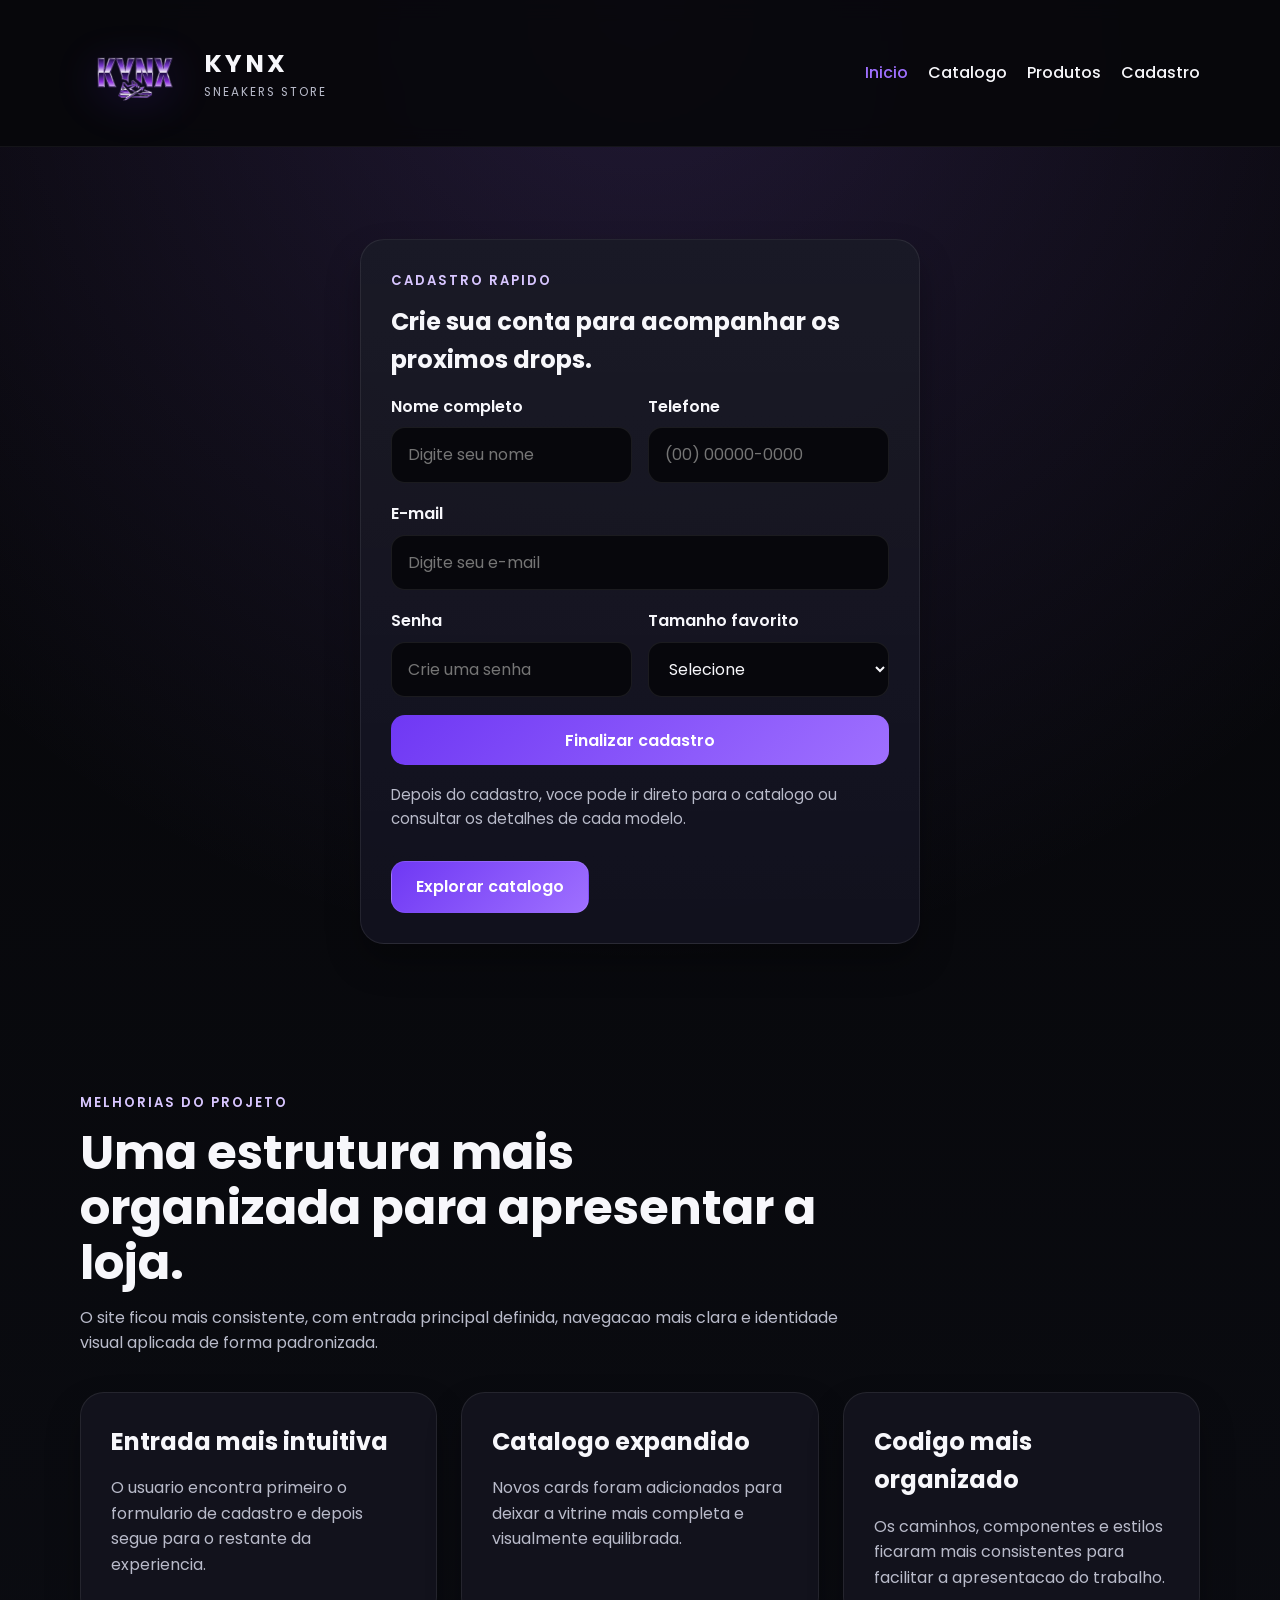
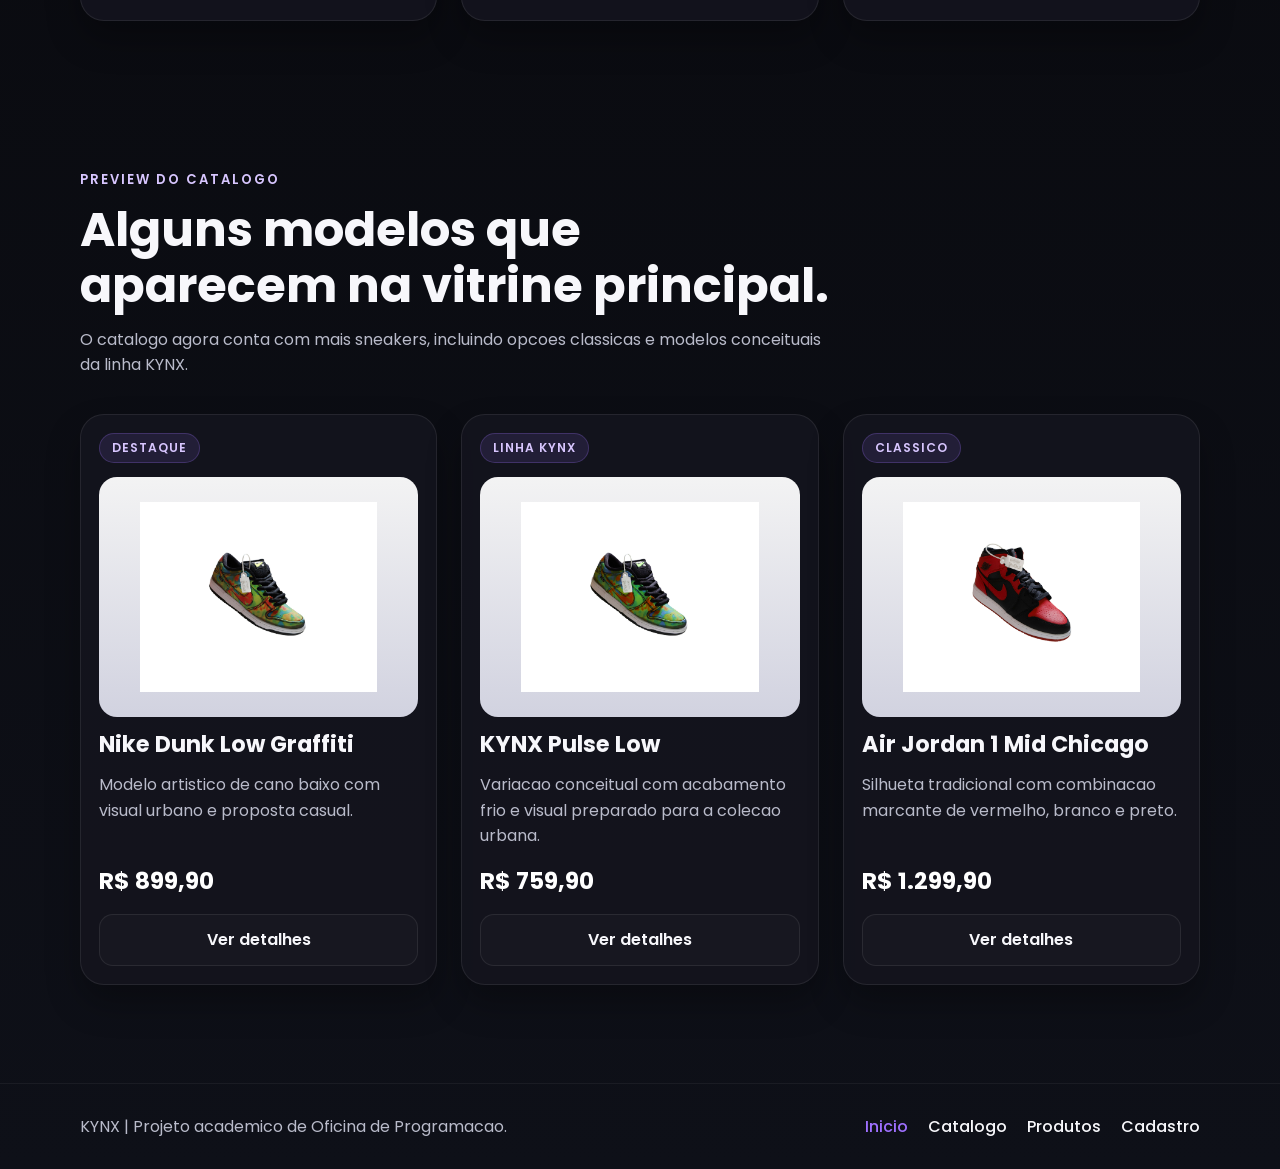
<file: Projeto Oficina de Programação/Loja Virtual Sneakers/index.html>
<!DOCTYPE html>
<html lang="pt-BR">
<head>
    <meta charset="UTF-8">
    <meta name="viewport" content="width=device-width, initial-scale=1.0">
    <meta http-equiv="refresh" content="0; url=indexx.html">
    <title>KYNX | Inicio</title>
    <script>
        window.location.replace("indexx.html");
    </script>
</head>
<body>
    <main>
        <p><a href="indexx.html">Abrir pagina inicial</a></p>
    </main>
</body>
</html>
</file>
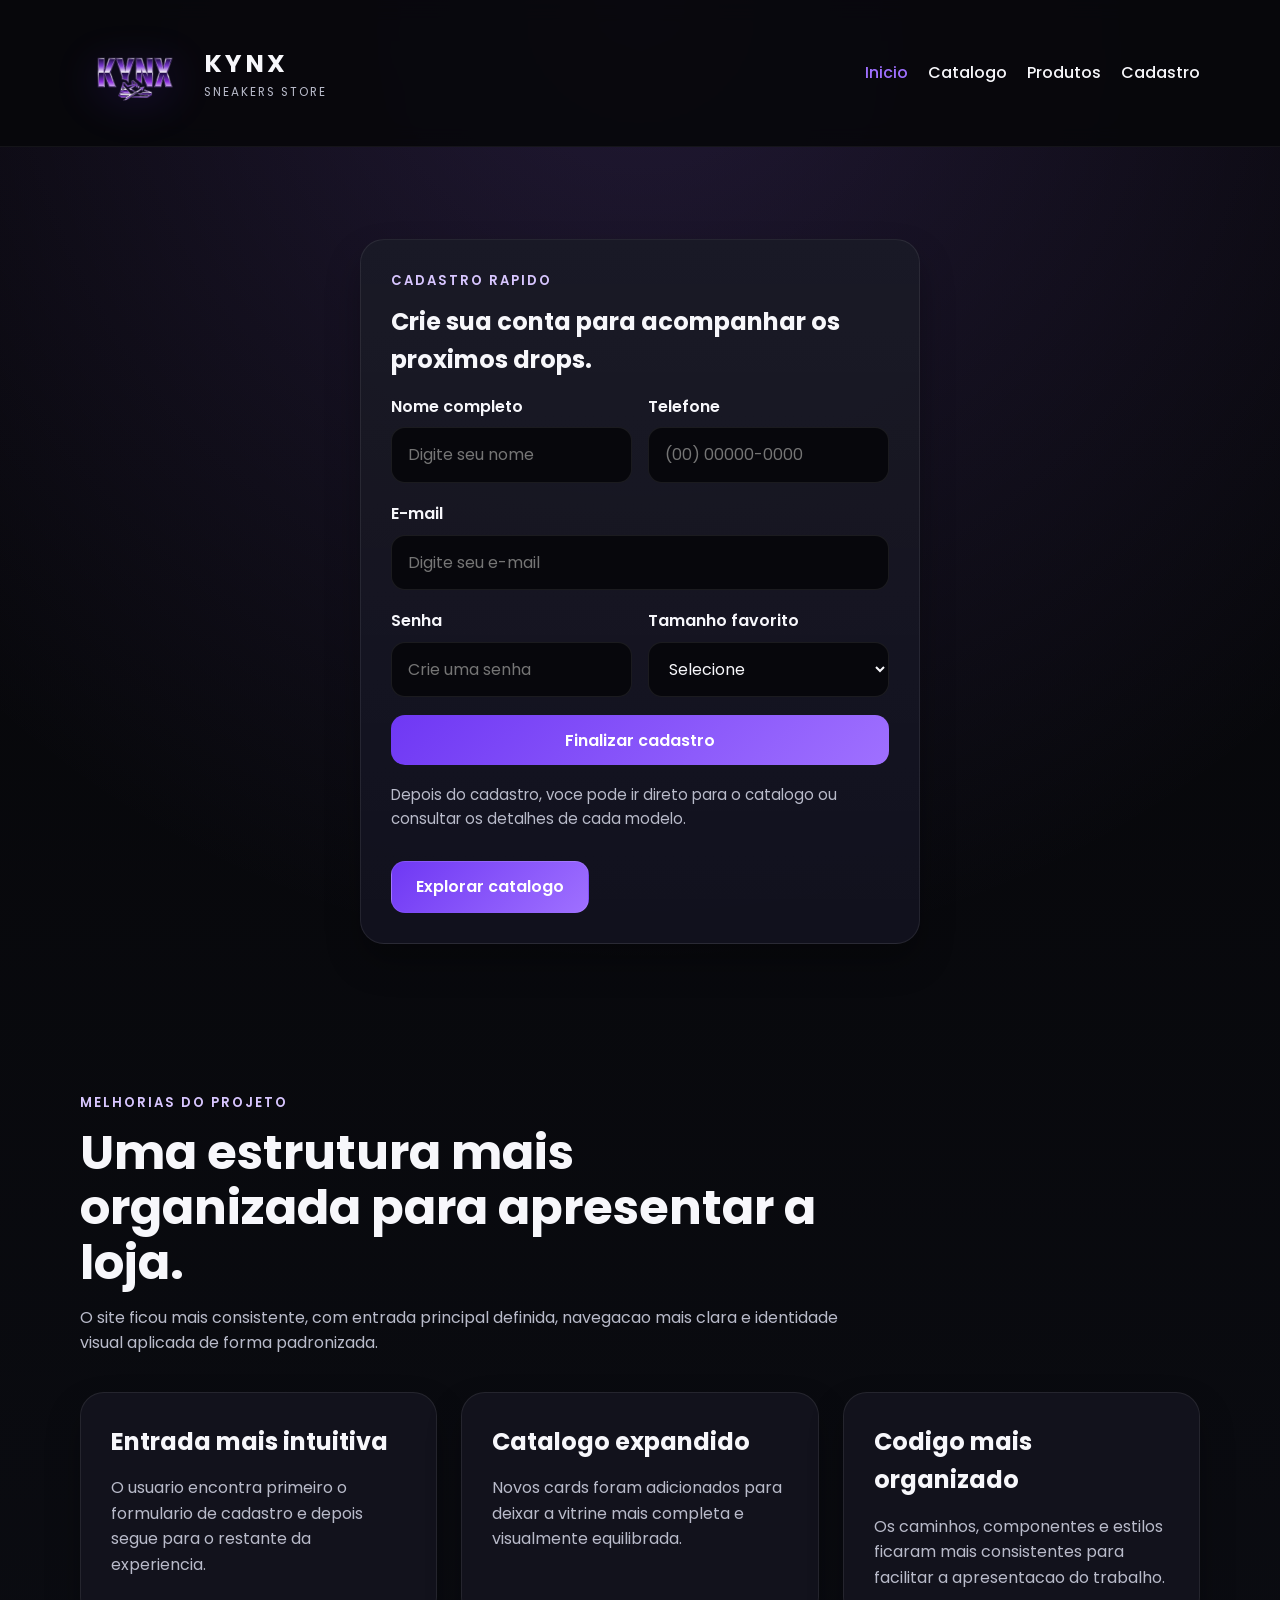
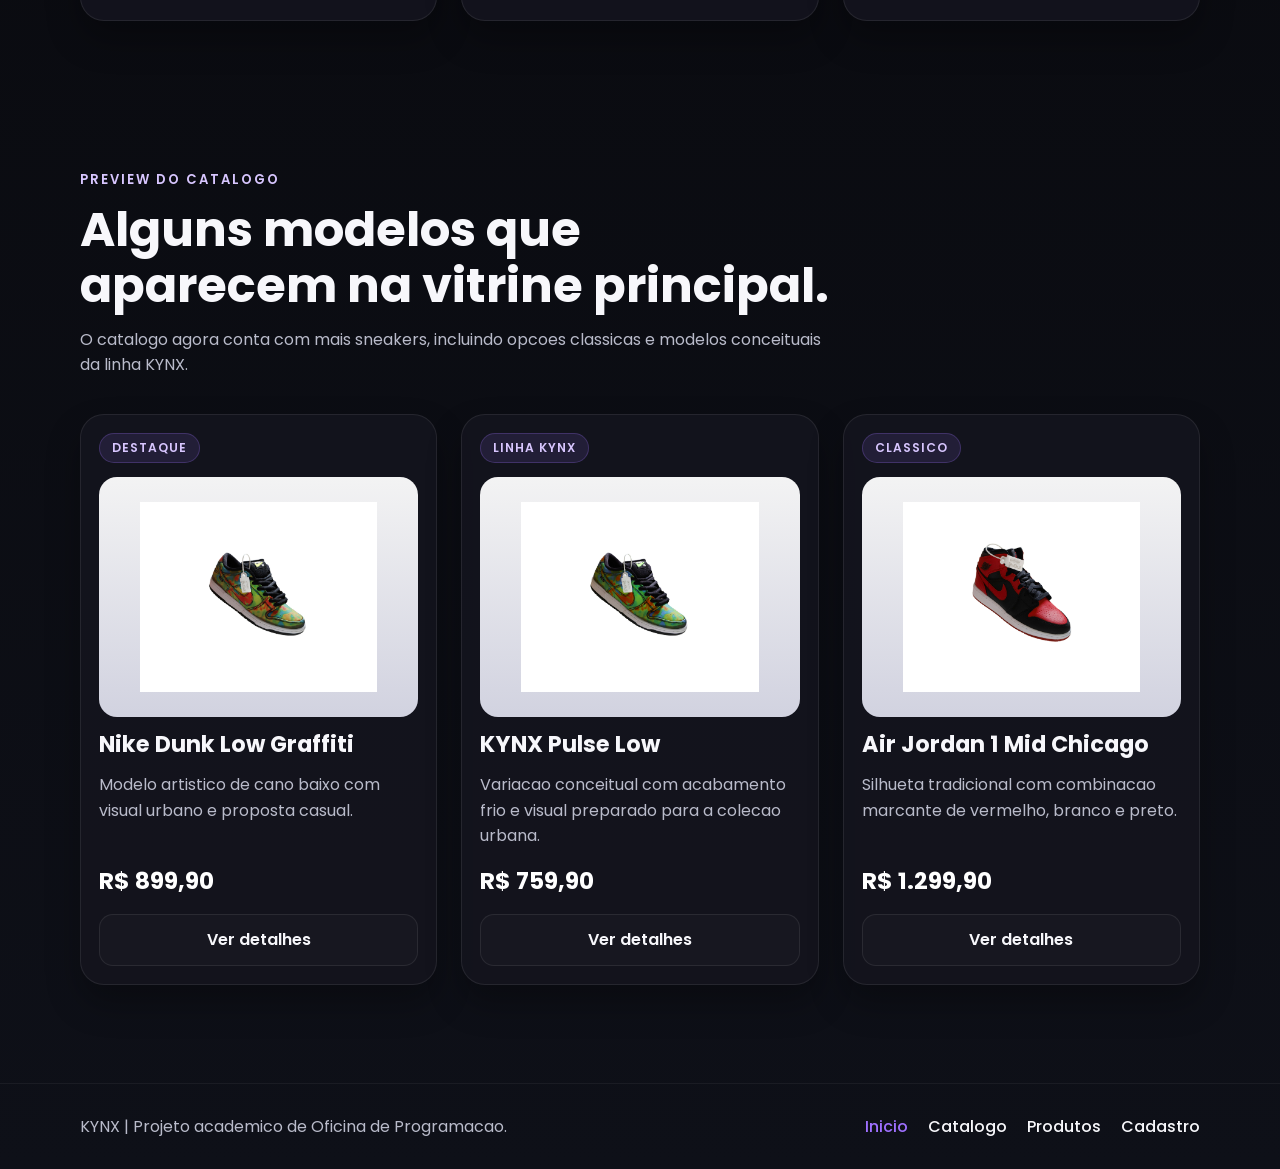
<file: Projeto Oficina de Programação/Loja Virtual Sneakers/indexx.html>
<!DOCTYPE html>
<html lang="pt-BR">
<head>
    <meta charset="UTF-8">
    <meta name="viewport" content="width=device-width, initial-scale=1.0">
    <title>KYNX | Inicio</title>
    <link rel="preconnect" href="https://fonts.googleapis.com">
    <link rel="preconnect" href="https://fonts.gstatic.com" crossorigin>
    <link href="https://fonts.googleapis.com/css2?family=Poppins:wght@300;400;500;600;700&display=swap" rel="stylesheet">
    <link rel="stylesheet" href="../CSS/style.css">
</head>
<body>
    <header class="site-header">
        <div class="container topbar">
            <a href="indexx.html" class="brand" aria-label="KYNX pagina inicial">
                <img src="../Images/logo.png" alt="Logo KYNX">
                <div class="brand-text">
                    <span class="brand-title">KYNX</span>
                    <span class="brand-subtitle">Sneakers Store</span>
                </div>
            </a>

            <nav aria-label="Navegacao principal" class="site-nav">
                <a href="indexx.html" aria-current="page">Inicio</a>
                <a href="../Pages/catalogo.html">Catalogo</a>
                <a href="../Pages/produto.html">Produtos</a>
                <a href="../Pages/cadastro.html">Cadastro</a>
            </nav>
        </div>
    </header>

    <main>
        <section class="hero">
            <div class="container hero-grid hero-grid-single">
                <section class="form-card highlight-card" id="cadastro-rapido">
                    <p class="eyebrow">Cadastro rapido</p>
                    <h2>Crie sua conta para acompanhar os proximos drops.</h2>

                    <form action="#" method="post">
                        <div class="form-row">
                            <div class="form-group">
                                <label for="nome-inicio">Nome completo</label>
                                <input type="text" id="nome-inicio" name="nome" placeholder="Digite seu nome" required>
                            </div>

                            <div class="form-group">
                                <label for="telefone-inicio">Telefone</label>
                                <input type="tel" id="telefone-inicio" name="telefone" placeholder="(00) 00000-0000" required>
                            </div>
                        </div>

                        <div class="form-group">
                            <label for="email-inicio">E-mail</label>
                            <input type="email" id="email-inicio" name="email" placeholder="Digite seu e-mail" required>
                        </div>

                        <div class="form-row">
                            <div class="form-group">
                                <label for="senha-inicio">Senha</label>
                                <input type="password" id="senha-inicio" name="senha" placeholder="Crie uma senha" required>
                            </div>

                            <div class="form-group">
                                <label for="tamanho-inicio">Tamanho favorito</label>
                                <select id="tamanho-inicio" name="tamanho" required>
                                    <option value="">Selecione</option>
                                    <option value="37">37</option>
                                    <option value="38">38</option>
                                    <option value="39">39</option>
                                    <option value="40">40</option>
                                    <option value="41">41</option>
                                    <option value="42">42</option>
                                </select>
                            </div>
                        </div>

                        <button type="submit" class="btn form-button">Finalizar cadastro</button>
                    </form>

                    <p class="form-helper">
                        Depois do cadastro, voce pode ir direto para o catalogo ou consultar os detalhes de cada modelo.
                    </p>

                    <div class="hero-actions">
                        <a href="../Pages/catalogo.html" class="btn btn-secondary">Explorar catalogo</a>
                    </div>
                </section>
            </div>
        </section>

        <section class="benefits">
            <div class="container">
                <div class="section-heading">
                    <p class="eyebrow">Melhorias do projeto</p>
                    <h2>Uma estrutura mais organizada para apresentar a loja.</h2>
                    <p>
                        O site ficou mais consistente, com entrada principal definida, navegacao mais clara e identidade visual
                        aplicada de forma padronizada.
                    </p>
                </div>

                <div class="benefits-grid">
                    <article class="info-card">
                        <h2>Entrada mais intuitiva</h2>
                        <p>O usuario encontra primeiro o formulario de cadastro e depois segue para o restante da experiencia.</p>
                    </article>

                    <article class="info-card">
                        <h2>Catalogo expandido</h2>
                        <p>Novos cards foram adicionados para deixar a vitrine mais completa e visualmente equilibrada.</p>
                    </article>

                    <article class="info-card">
                        <h2>Codigo mais organizado</h2>
                        <p>Os caminhos, componentes e estilos ficaram mais consistentes para facilitar a apresentacao do trabalho.</p>
                    </article>
                </div>
            </div>
        </section>

        <section class="produtos">
            <div class="container">
                <div class="section-heading">
                    <p class="eyebrow">Preview do catalogo</p>
                    <h2>Alguns modelos que aparecem na vitrine principal.</h2>
                    <p>O catalogo agora conta com mais sneakers, incluindo opcoes classicas e modelos conceituais da linha KYNX.</p>
                </div>

                <div class="grid-produtos">
                    <article class="card">
                        <span class="card-badge">Destaque</span>
                        <div class="card-media">
                            <img src="../Images/dunk.png" alt="Nike Dunk Low Graffiti" class="tone-original">
                        </div>
                        <h3>Nike Dunk Low Graffiti</h3>
                        <p class="card-description">Modelo artistico de cano baixo com visual urbano e proposta casual.</p>
                        <p class="card-price">R$ 899,90</p>
                        <a href="../Pages/produto.html#dunk" class="card-link">Ver detalhes</a>
                    </article>

                    <article class="card">
                        <span class="card-badge">Linha KYNX</span>
                        <div class="card-media">
                            <img src="../Images/dunk.png" alt="KYNX Pulse Low" class="tone-cool">
                        </div>
                        <h3>KYNX Pulse Low</h3>
                        <p class="card-description">Variacao conceitual com acabamento frio e visual preparado para a colecao urbana.</p>
                        <p class="card-price">R$ 759,90</p>
                        <a href="../Pages/produto.html#pulse" class="card-link">Ver detalhes</a>
                    </article>

                    <article class="card">
                        <span class="card-badge">Classico</span>
                        <div class="card-media">
                            <img src="../Images/jordan.png" alt="Air Jordan 1 Mid Chicago" class="tone-original">
                        </div>
                        <h3>Air Jordan 1 Mid Chicago</h3>
                        <p class="card-description">Silhueta tradicional com combinacao marcante de vermelho, branco e preto.</p>
                        <p class="card-price">R$ 1.299,90</p>
                        <a href="../Pages/produto.html#jordan" class="card-link">Ver detalhes</a>
                    </article>
                </div>
            </div>
        </section>
    </main>

    <footer class="site-footer">
        <div class="container footer-content">
            <p>KYNX | Projeto academico de Oficina de Programacao.</p>

            <nav aria-label="Links do rodape" class="footer-nav">
                <a href="indexx.html" aria-current="page">Inicio</a>
                <a href="../Pages/catalogo.html">Catalogo</a>
                <a href="../Pages/produto.html">Produtos</a>
                <a href="../Pages/cadastro.html">Cadastro</a>
            </nav>
        </div>
    </footer>
</body>
</html>
</file>
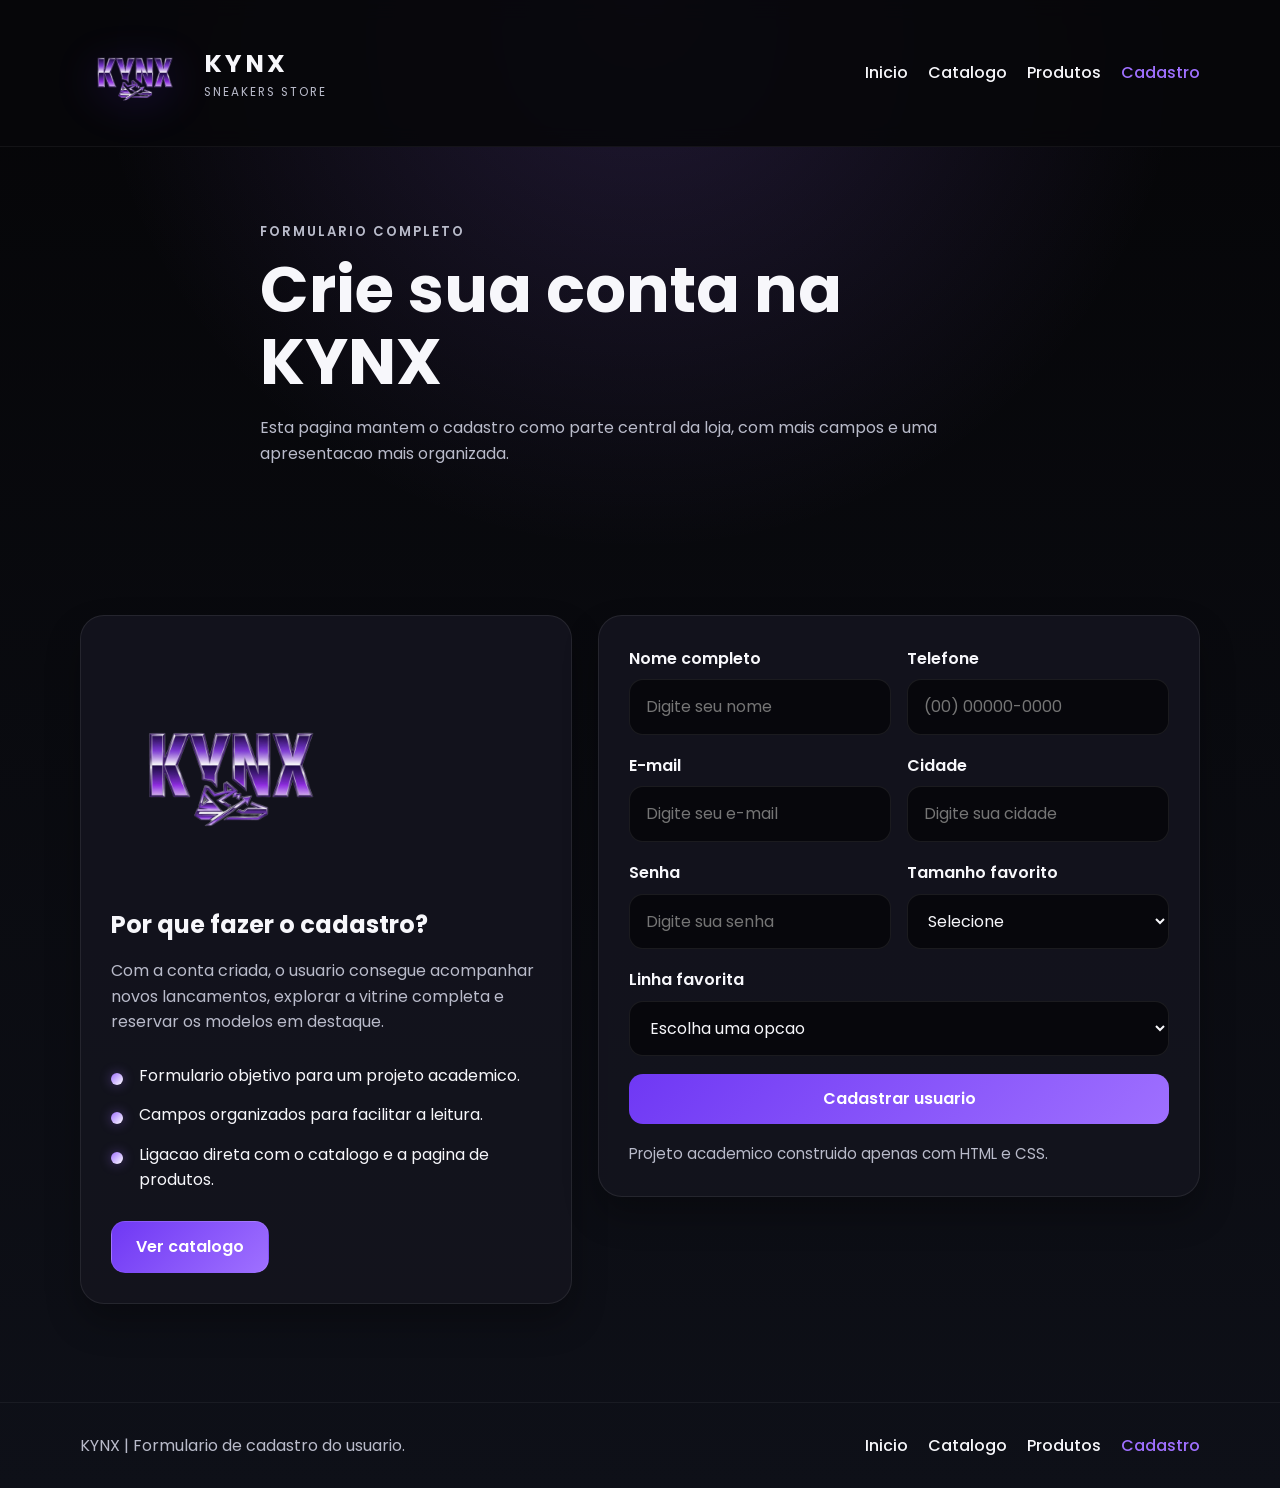
<file: Projeto Oficina de Programação/Pages/cadastro.html>
<!DOCTYPE html>
<html lang="pt-BR">
<head>
    <meta charset="UTF-8">
    <meta name="viewport" content="width=device-width, initial-scale=1.0">
    <title>KYNX | Cadastro</title>
    <link rel="preconnect" href="https://fonts.googleapis.com">
    <link rel="preconnect" href="https://fonts.gstatic.com" crossorigin>
    <link href="https://fonts.googleapis.com/css2?family=Poppins:wght@300;400;500;600;700&display=swap" rel="stylesheet">
    <link rel="stylesheet" href="../CSS/style.css">
</head>
<body>
    <header class="site-header">
        <div class="container topbar">
            <a href="../Loja Virtual Sneakers/indexx.html" class="brand" aria-label="KYNX pagina inicial">
                <img src="../Images/logo.png" alt="Logo KYNX">
                <div class="brand-text">
                    <span class="brand-title">KYNX</span>
                    <span class="brand-subtitle">Sneakers Store</span>
                </div>
            </a>

            <nav aria-label="Navegacao principal" class="site-nav">
                <a href="../Loja Virtual Sneakers/indexx.html">Inicio</a>
                <a href="catalogo.html">Catalogo</a>
                <a href="produto.html">Produtos</a>
                <a href="cadastro.html" aria-current="page">Cadastro</a>
            </nav>
        </div>
    </header>

    <main>
        <section class="page-banner">
            <div class="container">
                <p class="eyebrow">Formulario completo</p>
                <h1>Crie sua conta na KYNX</h1>
                <p>Esta pagina mantem o cadastro como parte central da loja, com mais campos e uma apresentacao mais organizada.</p>
            </div>
        </section>

        <section class="form-section">
            <div class="container form-layout">
                <article class="info-card">
                    <img src="../Images/logo.png" alt="Logo KYNX" class="info-logo">
                    <h2>Por que fazer o cadastro?</h2>
                    <p>Com a conta criada, o usuario consegue acompanhar novos lancamentos, explorar a vitrine completa e reservar os modelos em destaque.</p>

                    <ul class="feature-list">
                        <li>Formulario objetivo para um projeto academico.</li>
                        <li>Campos organizados para facilitar a leitura.</li>
                        <li>Ligacao direta com o catalogo e a pagina de produtos.</li>
                    </ul>

                    <a href="catalogo.html" class="btn btn-secondary">Ver catalogo</a>
                </article>

                <form class="form-card" action="#" method="post">
                    <div class="form-row">
                        <div class="form-group">
                            <label for="nome">Nome completo</label>
                            <input type="text" id="nome" name="nome" placeholder="Digite seu nome" required>
                        </div>

                        <div class="form-group">
                            <label for="telefone">Telefone</label>
                            <input type="tel" id="telefone" name="telefone" placeholder="(00) 00000-0000" required>
                        </div>
                    </div>

                    <div class="form-row">
                        <div class="form-group">
                            <label for="email">E-mail</label>
                            <input type="email" id="email" name="email" placeholder="Digite seu e-mail" required>
                        </div>

                        <div class="form-group">
                            <label for="cidade">Cidade</label>
                            <input type="text" id="cidade" name="cidade" placeholder="Digite sua cidade" required>
                        </div>
                    </div>

                    <div class="form-row">
                        <div class="form-group">
                            <label for="senha">Senha</label>
                            <input type="password" id="senha" name="senha" placeholder="Digite sua senha" required>
                        </div>

                        <div class="form-group">
                            <label for="tamanho">Tamanho favorito</label>
                            <select id="tamanho" name="tamanho" required>
                                <option value="">Selecione</option>
                                <option value="37">37</option>
                                <option value="38">38</option>
                                <option value="39">39</option>
                                <option value="40">40</option>
                                <option value="41">41</option>
                                <option value="42">42</option>
                            </select>
                        </div>
                    </div>

                    <div class="form-group">
                        <label for="preferencia">Linha favorita</label>
                        <select id="preferencia" name="preferencia" required>
                            <option value="">Escolha uma opcao</option>
                            <option value="classicos">Classicos</option>
                            <option value="streetwear">Streetwear</option>
                            <option value="lancamentos">Lancamentos</option>
                            <option value="conceituais">Linha KYNX</option>
                        </select>
                    </div>

                    <button type="submit" class="btn form-button">Cadastrar usuario</button>
                    <p class="form-helper">Projeto academico construido apenas com HTML e CSS.</p>
                </form>
            </div>
        </section>
    </main>

    <footer class="site-footer">
        <div class="container footer-content">
            <p>KYNX | Formulario de cadastro do usuario.</p>

            <nav aria-label="Links do rodape" class="footer-nav">
                <a href="../Loja Virtual Sneakers/indexx.html">Inicio</a>
                <a href="catalogo.html">Catalogo</a>
                <a href="produto.html">Produtos</a>
                <a href="cadastro.html" aria-current="page">Cadastro</a>
            </nav>
        </div>
    </footer>
</body>
</html>
</file>
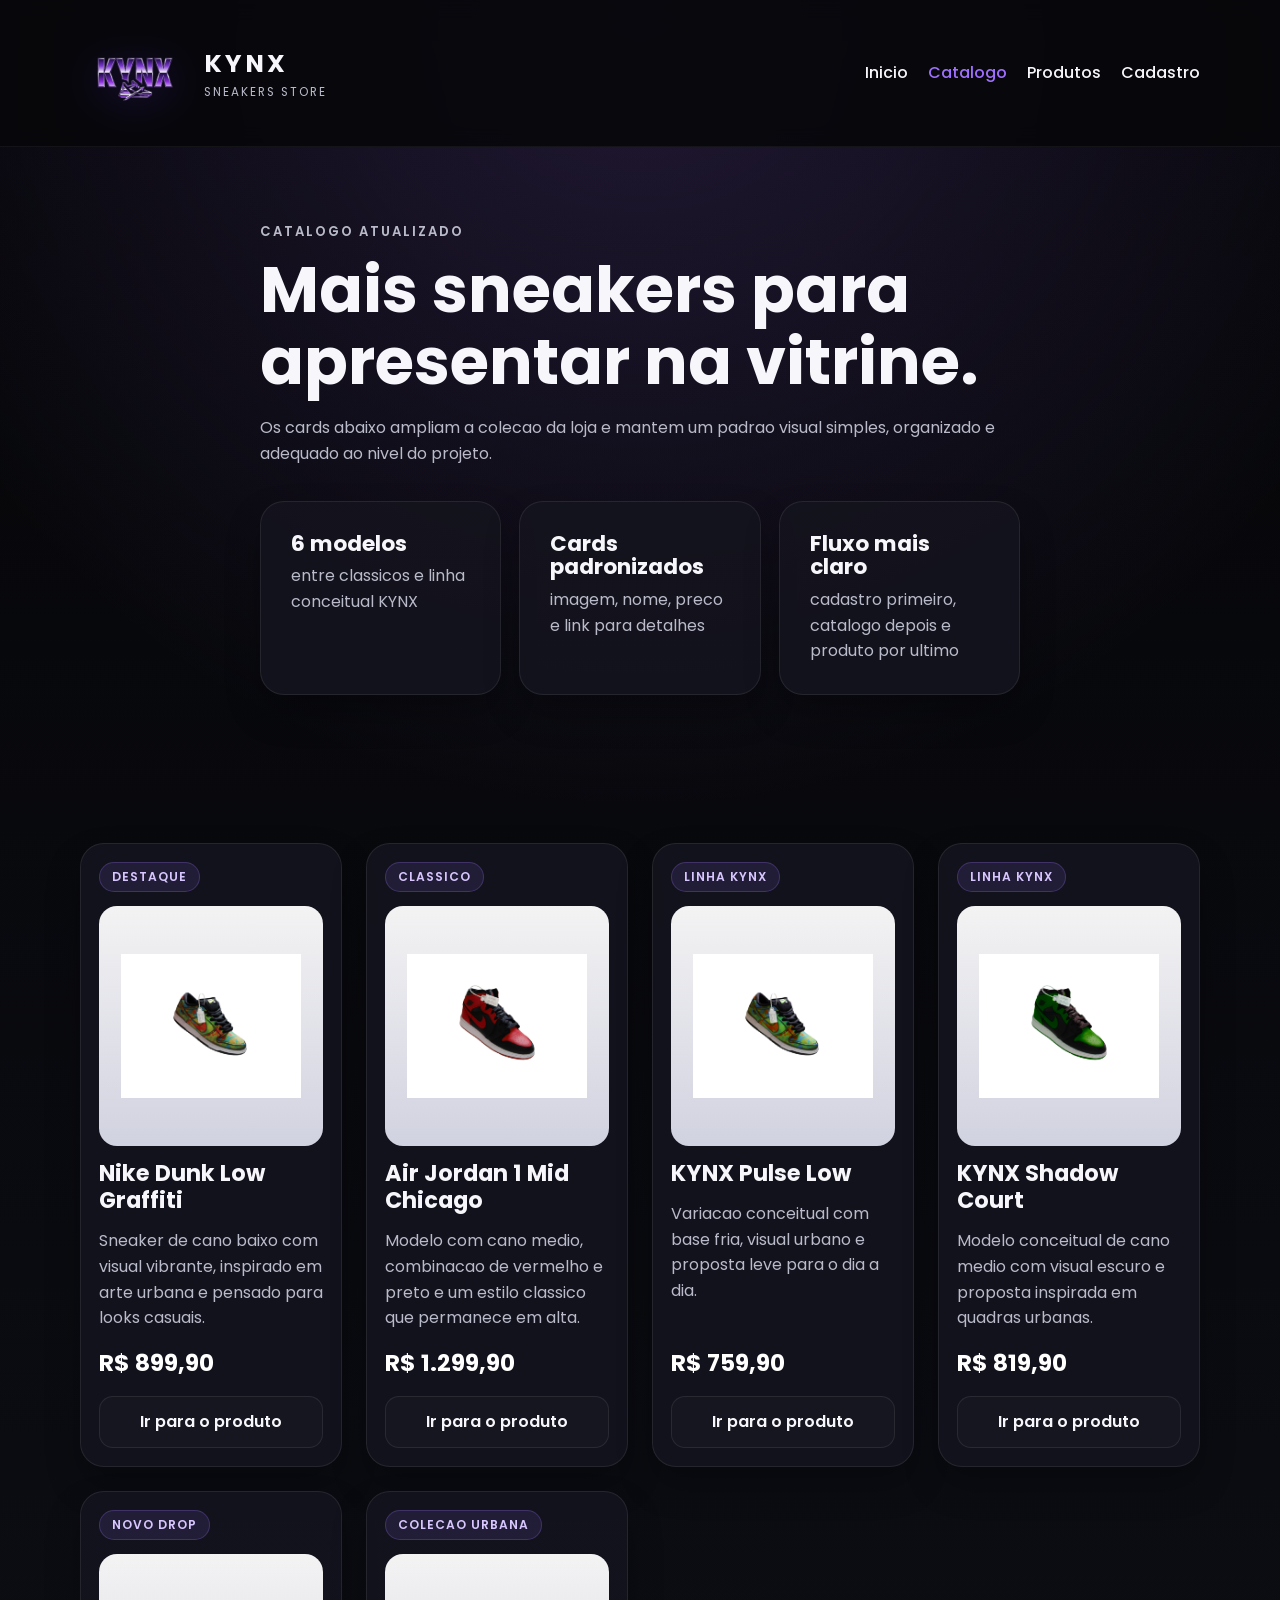
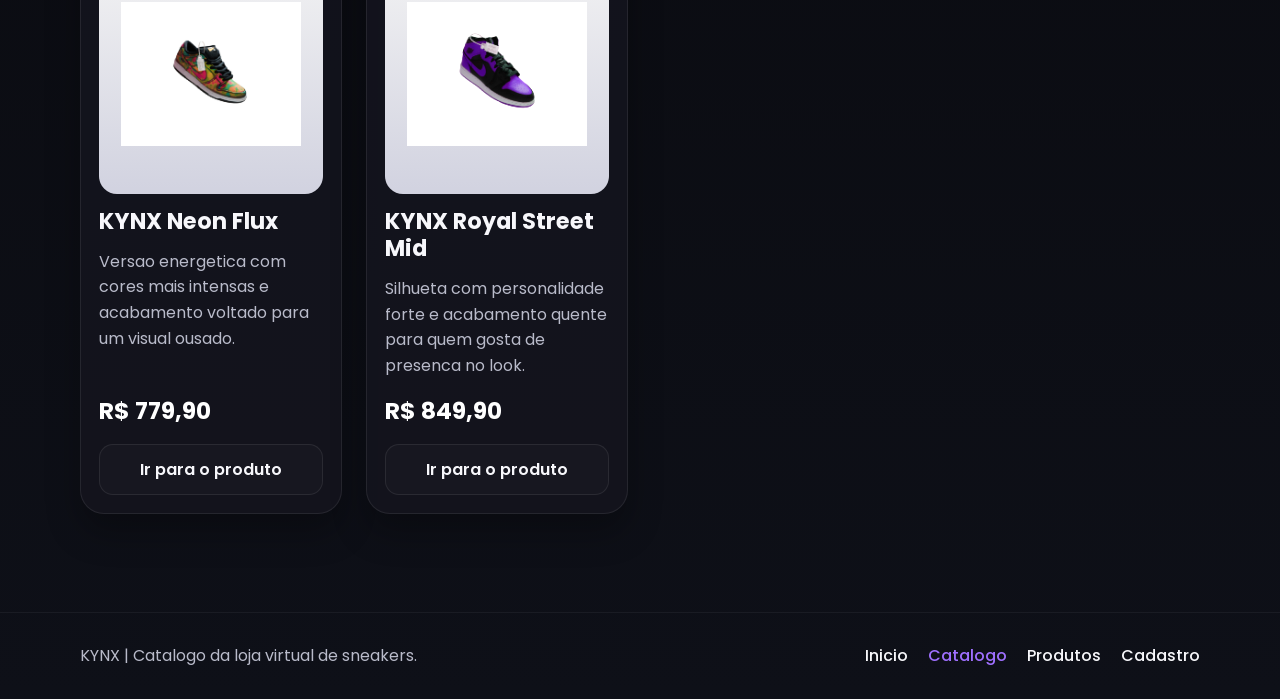
<file: Projeto Oficina de Programação/Pages/catalogo.html>
<!DOCTYPE html>
<html lang="pt-BR">
<head>
    <meta charset="UTF-8">
    <meta name="viewport" content="width=device-width, initial-scale=1.0">
    <title>KYNX | Catalogo</title>
    <link rel="preconnect" href="https://fonts.googleapis.com">
    <link rel="preconnect" href="https://fonts.gstatic.com" crossorigin>
    <link href="https://fonts.googleapis.com/css2?family=Poppins:wght@300;400;500;600;700&display=swap" rel="stylesheet">
    <link rel="stylesheet" href="../CSS/style.css">
</head>
<body>
    <header class="site-header">
        <div class="container topbar">
            <a href="../Loja Virtual Sneakers/indexx.html" class="brand" aria-label="KYNX pagina inicial">
                <img src="../Images/logo.png" alt="Logo KYNX">
                <div class="brand-text">
                    <span class="brand-title">KYNX</span>
                    <span class="brand-subtitle">Sneakers Store</span>
                </div>
            </a>

            <nav aria-label="Navegacao principal" class="site-nav">
                <a href="../Loja Virtual Sneakers/indexx.html">Inicio</a>
                <a href="catalogo.html" aria-current="page">Catalogo</a>
                <a href="produto.html">Produtos</a>
                <a href="cadastro.html">Cadastro</a>
            </nav>
        </div>
    </header>

    <main>
        <section class="page-banner">
            <div class="container">
                <p class="eyebrow">Catalogo atualizado</p>
                <h1>Mais sneakers para apresentar na vitrine.</h1>
                <p>Os cards abaixo ampliam a colecao da loja e mantem um padrao visual simples, organizado e adequado ao nivel do projeto.</p>

                <div class="catalog-summary">
                    <article class="summary-card">
                        <strong>6 modelos</strong>
                        <span>entre classicos e linha conceitual KYNX</span>
                    </article>

                    <article class="summary-card">
                        <strong>Cards padronizados</strong>
                        <span>imagem, nome, preco e link para detalhes</span>
                    </article>

                    <article class="summary-card">
                        <strong>Fluxo mais claro</strong>
                        <span>cadastro primeiro, catalogo depois e produto por ultimo</span>
                    </article>
                </div>
            </div>
        </section>

        <section class="produtos">
            <div class="container">
                <div class="grid-produtos">
                    <article class="card">
                        <span class="card-badge">Destaque</span>
                        <div class="card-media">
                            <img src="../Images/dunk.png" alt="Nike Dunk Low Graffiti" class="tone-original">
                        </div>
                        <h2>Nike Dunk Low Graffiti</h2>
                        <p class="card-description">Sneaker de cano baixo com visual vibrante, inspirado em arte urbana e pensado para looks casuais.</p>
                        <p class="card-price">R$ 899,90</p>
                        <a href="produto.html#dunk" class="card-link">Ir para o produto</a>
                    </article>

                    <article class="card">
                        <span class="card-badge">Classico</span>
                        <div class="card-media">
                            <img src="../Images/jordan.png" alt="Air Jordan 1 Mid Chicago" class="tone-original">
                        </div>
                        <h2>Air Jordan 1 Mid Chicago</h2>
                        <p class="card-description">Modelo com cano medio, combinacao de vermelho e preto e um estilo classico que permanece em alta.</p>
                        <p class="card-price">R$ 1.299,90</p>
                        <a href="produto.html#jordan" class="card-link">Ir para o produto</a>
                    </article>

                    <article class="card">
                        <span class="card-badge">Linha KYNX</span>
                        <div class="card-media">
                            <img src="../Images/dunk.png" alt="KYNX Pulse Low" class="tone-cool">
                        </div>
                        <h2>KYNX Pulse Low</h2>
                        <p class="card-description">Variacao conceitual com base fria, visual urbano e proposta leve para o dia a dia.</p>
                        <p class="card-price">R$ 759,90</p>
                        <a href="produto.html#pulse" class="card-link">Ir para o produto</a>
                    </article>

                    <article class="card">
                        <span class="card-badge">Linha KYNX</span>
                        <div class="card-media">
                            <img src="../Images/jordan.png" alt="KYNX Shadow Court" class="tone-blue">
                        </div>
                        <h2>KYNX Shadow Court</h2>
                        <p class="card-description">Modelo conceitual de cano medio com visual escuro e proposta inspirada em quadras urbanas.</p>
                        <p class="card-price">R$ 819,90</p>
                        <a href="produto.html#shadow" class="card-link">Ir para o produto</a>
                    </article>

                    <article class="card">
                        <span class="card-badge">Novo drop</span>
                        <div class="card-media">
                            <img src="../Images/dunk.png" alt="KYNX Neon Flux" class="tone-pink">
                        </div>
                        <h2>KYNX Neon Flux</h2>
                        <p class="card-description">Versao energetica com cores mais intensas e acabamento voltado para um visual ousado.</p>
                        <p class="card-price">R$ 779,90</p>
                        <a href="produto.html#flux" class="card-link">Ir para o produto</a>
                    </article>

                    <article class="card">
                        <span class="card-badge">Colecao urbana</span>
                        <div class="card-media">
                            <img src="../Images/jordan.png" alt="KYNX Royal Street Mid" class="tone-gold">
                        </div>
                        <h2>KYNX Royal Street Mid</h2>
                        <p class="card-description">Silhueta com personalidade forte e acabamento quente para quem gosta de presenca no look.</p>
                        <p class="card-price">R$ 849,90</p>
                        <a href="produto.html#royal" class="card-link">Ir para o produto</a>
                    </article>
                </div>
            </div>
        </section>
    </main>

    <footer class="site-footer">
        <div class="container footer-content">
            <p>KYNX | Catalogo da loja virtual de sneakers.</p>

            <nav aria-label="Links do rodape" class="footer-nav">
                <a href="../Loja Virtual Sneakers/indexx.html">Inicio</a>
                <a href="catalogo.html" aria-current="page">Catalogo</a>
                <a href="produto.html">Produtos</a>
                <a href="cadastro.html">Cadastro</a>
            </nav>
        </div>
    </footer>
</body>
</html>
</file>
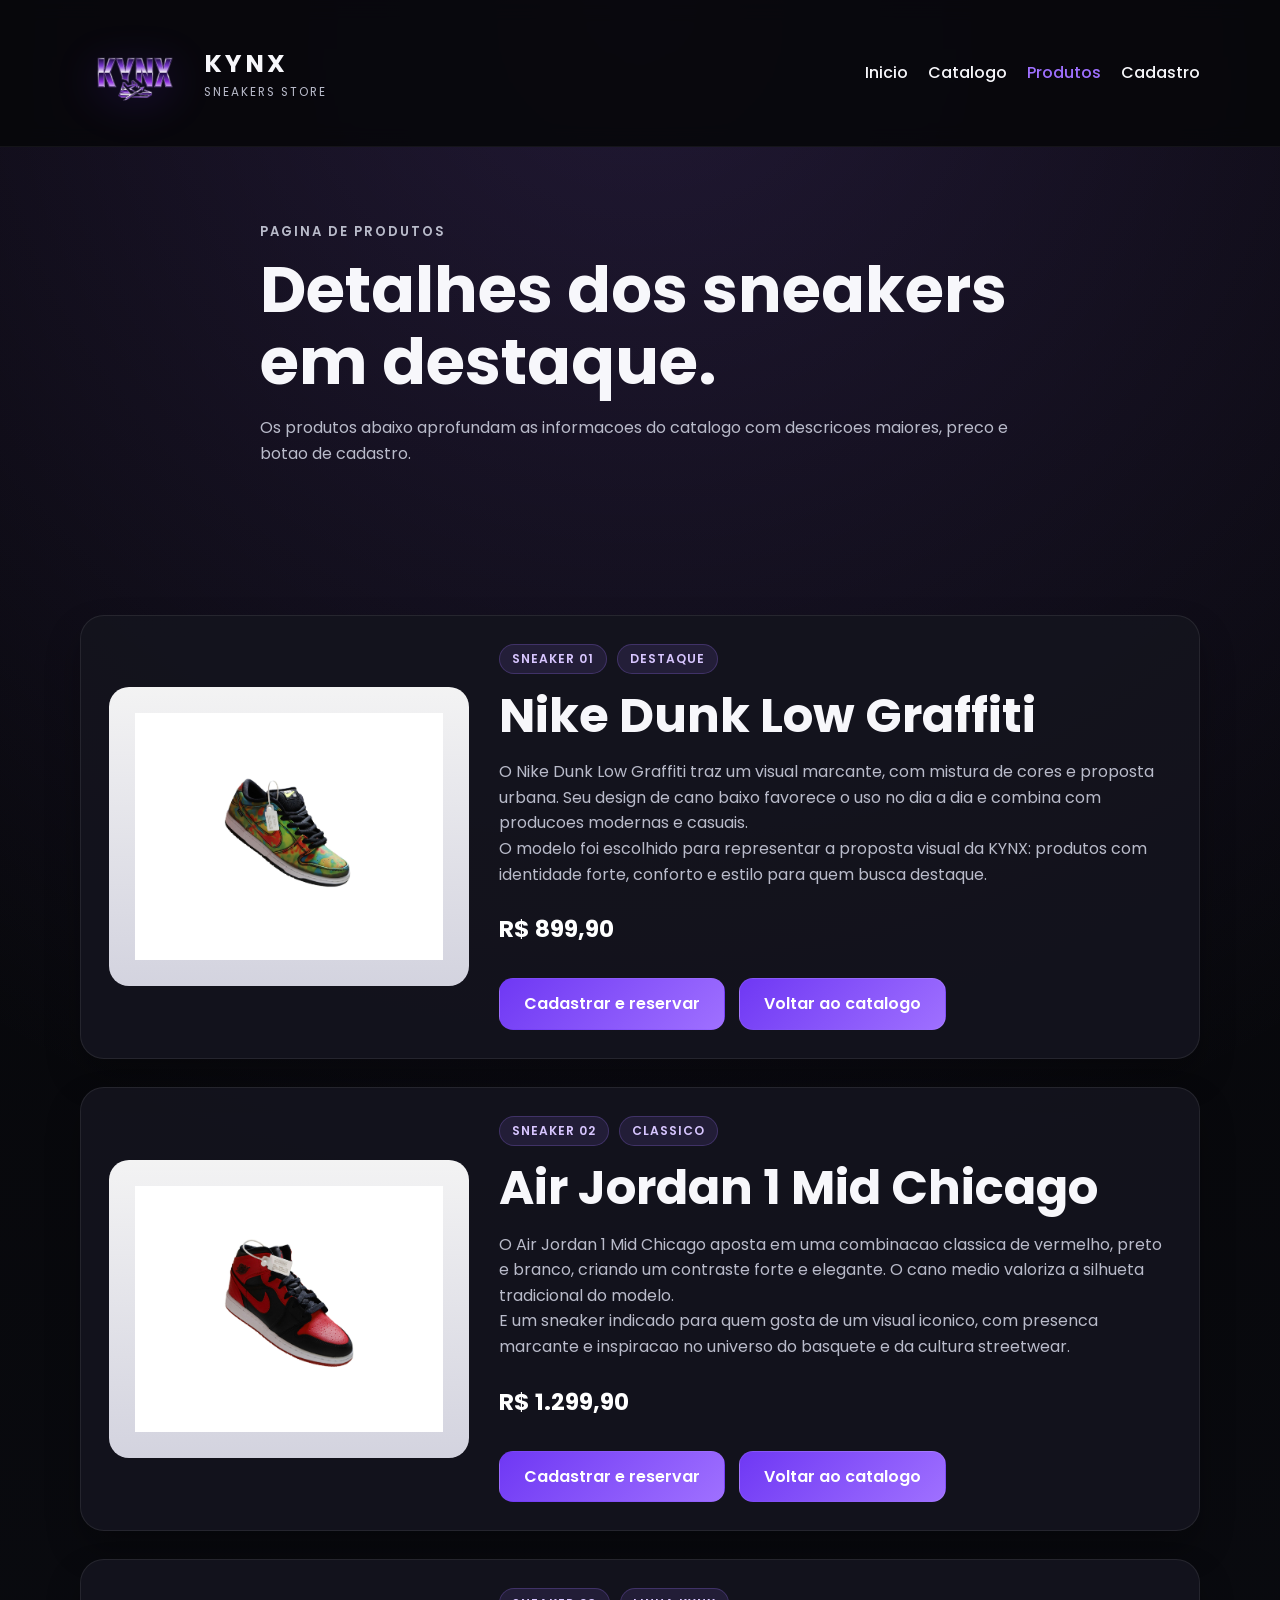
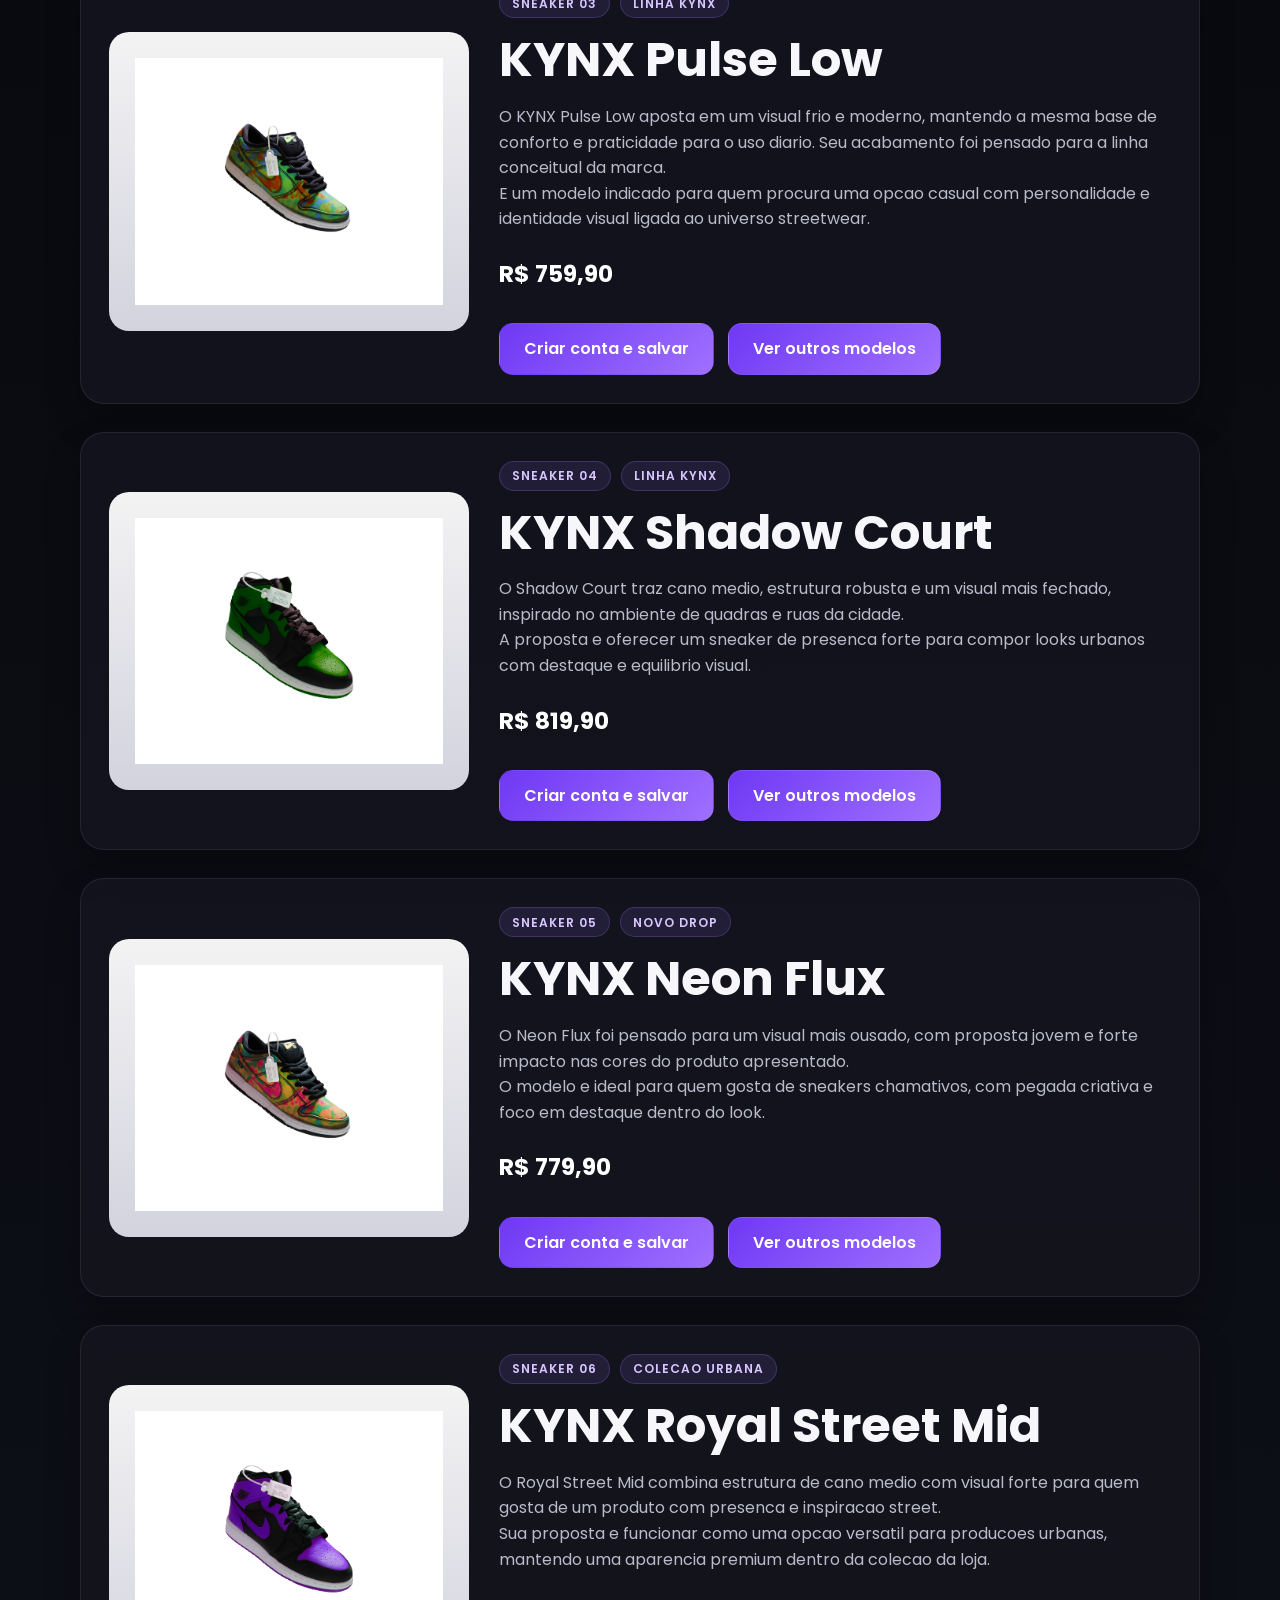
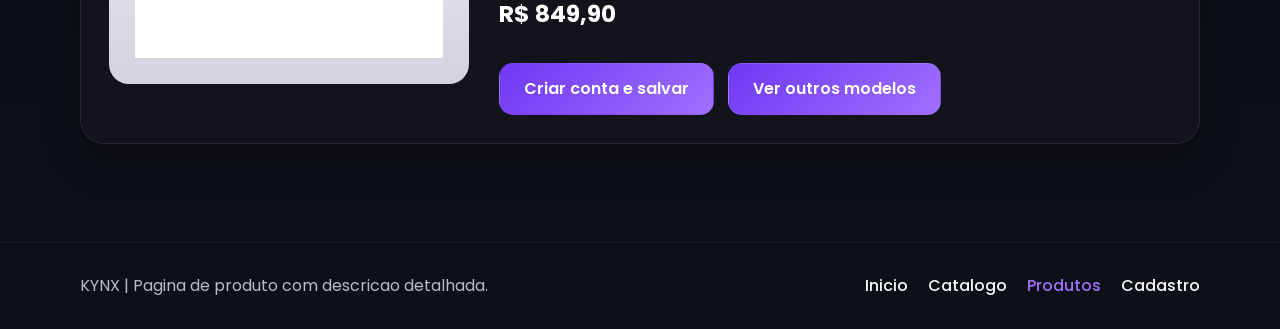
<file: Projeto Oficina de Programação/Pages/produto.html>
<!DOCTYPE html>
<html lang="pt-BR">
<head>
    <meta charset="UTF-8">
    <meta name="viewport" content="width=device-width, initial-scale=1.0">
    <title>KYNX | Produto</title>
    <link rel="preconnect" href="https://fonts.googleapis.com">
    <link rel="preconnect" href="https://fonts.gstatic.com" crossorigin>
    <link href="https://fonts.googleapis.com/css2?family=Poppins:wght@300;400;500;600;700&display=swap" rel="stylesheet">
    <link rel="stylesheet" href="../CSS/style.css">
</head>
<body>
    <header class="site-header">
        <div class="container topbar">
            <a href="../Loja Virtual Sneakers/indexx.html" class="brand" aria-label="KYNX pagina inicial">
                <img src="../Images/logo.png" alt="Logo KYNX">
                <div class="brand-text">
                    <span class="brand-title">KYNX</span>
                    <span class="brand-subtitle">Sneakers Store</span>
                </div>
            </a>

            <nav aria-label="Navegacao principal" class="site-nav">
                <a href="../Loja Virtual Sneakers/indexx.html">Inicio</a>
                <a href="catalogo.html">Catalogo</a>
                <a href="produto.html" aria-current="page">Produtos</a>
                <a href="cadastro.html">Cadastro</a>
            </nav>
        </div>
    </header>

    <main>
        <section class="page-banner">
            <div class="container">
                <p class="eyebrow">Pagina de produtos</p>
                <h1>Detalhes dos sneakers em destaque.</h1>
                <p>Os produtos abaixo aprofundam as informacoes do catalogo com descricoes maiores, preco e botao de cadastro.</p>
            </div>
        </section>

        <section class="product-list">
            <div class="container">
                <article class="produto-detalhe" id="dunk">
                    <div class="produto-imagem">
                        <img src="../Images/dunk.png" alt="Nike Dunk Low Graffiti em destaque" class="tone-original">
                    </div>

                    <div class="produto-info">
                        <div class="product-meta">
                            <span class="card-badge">Sneaker 01</span>
                            <span class="product-tag">Destaque</span>
                        </div>
                        <h2>Nike Dunk Low Graffiti</h2>
                        <p class="produto-texto">
                            O Nike Dunk Low Graffiti traz um visual marcante, com mistura de cores e proposta urbana.
                            Seu design de cano baixo favorece o uso no dia a dia e combina com producoes modernas e casuais.
                        </p>
                        <p class="produto-texto">
                            O modelo foi escolhido para representar a proposta visual da KYNX: produtos com identidade forte,
                            conforto e estilo para quem busca destaque.
                        </p>
                        <p class="produto-preco">R$ 899,90</p>

                        <div class="produto-cta">
                            <a href="../Loja Virtual Sneakers/indexx.html#cadastro-rapido" class="btn">Cadastrar e reservar</a>
                            <a href="catalogo.html" class="btn btn-secondary">Voltar ao catalogo</a>
                        </div>
                    </div>
                </article>

                <article class="produto-detalhe" id="jordan">
                    <div class="produto-imagem">
                        <img src="../Images/jordan.png" alt="Air Jordan 1 Mid Chicago em destaque" class="tone-original">
                    </div>

                    <div class="produto-info">
                        <div class="product-meta">
                            <span class="card-badge">Sneaker 02</span>
                            <span class="product-tag">Classico</span>
                        </div>
                        <h2>Air Jordan 1 Mid Chicago</h2>
                        <p class="produto-texto">
                            O Air Jordan 1 Mid Chicago aposta em uma combinacao classica de vermelho, preto e branco,
                            criando um contraste forte e elegante. O cano medio valoriza a silhueta tradicional do modelo.
                        </p>
                        <p class="produto-texto">
                            E um sneaker indicado para quem gosta de um visual iconico, com presenca marcante e inspiracao
                            no universo do basquete e da cultura streetwear.
                        </p>
                        <p class="produto-preco">R$ 1.299,90</p>

                        <div class="produto-cta">
                            <a href="../Loja Virtual Sneakers/indexx.html#cadastro-rapido" class="btn">Cadastrar e reservar</a>
                            <a href="catalogo.html" class="btn btn-secondary">Voltar ao catalogo</a>
                        </div>
                    </div>
                </article>

                <article class="produto-detalhe" id="pulse">
                    <div class="produto-imagem">
                        <img src="../Images/dunk.png" alt="KYNX Pulse Low em destaque" class="tone-cool">
                    </div>

                    <div class="produto-info">
                        <div class="product-meta">
                            <span class="card-badge">Sneaker 03</span>
                            <span class="product-tag">Linha KYNX</span>
                        </div>
                        <h2>KYNX Pulse Low</h2>
                        <p class="produto-texto">
                            O KYNX Pulse Low aposta em um visual frio e moderno, mantendo a mesma base de conforto e
                            praticidade para o uso diario. Seu acabamento foi pensado para a linha conceitual da marca.
                        </p>
                        <p class="produto-texto">
                            E um modelo indicado para quem procura uma opcao casual com personalidade e identidade visual
                            ligada ao universo streetwear.
                        </p>
                        <p class="produto-preco">R$ 759,90</p>

                        <div class="produto-cta">
                            <a href="cadastro.html" class="btn">Criar conta e salvar</a>
                            <a href="catalogo.html" class="btn btn-secondary">Ver outros modelos</a>
                        </div>
                    </div>
                </article>

                <article class="produto-detalhe" id="shadow">
                    <div class="produto-imagem">
                        <img src="../Images/jordan.png" alt="KYNX Shadow Court em destaque" class="tone-blue">
                    </div>

                    <div class="produto-info">
                        <div class="product-meta">
                            <span class="card-badge">Sneaker 04</span>
                            <span class="product-tag">Linha KYNX</span>
                        </div>
                        <h2>KYNX Shadow Court</h2>
                        <p class="produto-texto">
                            O Shadow Court traz cano medio, estrutura robusta e um visual mais fechado, inspirado no
                            ambiente de quadras e ruas da cidade.
                        </p>
                        <p class="produto-texto">
                            A proposta e oferecer um sneaker de presenca forte para compor looks urbanos com destaque
                            e equilibrio visual.
                        </p>
                        <p class="produto-preco">R$ 819,90</p>

                        <div class="produto-cta">
                            <a href="cadastro.html" class="btn">Criar conta e salvar</a>
                            <a href="catalogo.html" class="btn btn-secondary">Ver outros modelos</a>
                        </div>
                    </div>
                </article>

                <article class="produto-detalhe" id="flux">
                    <div class="produto-imagem">
                        <img src="../Images/dunk.png" alt="KYNX Neon Flux em destaque" class="tone-pink">
                    </div>

                    <div class="produto-info">
                        <div class="product-meta">
                            <span class="card-badge">Sneaker 05</span>
                            <span class="product-tag">Novo drop</span>
                        </div>
                        <h2>KYNX Neon Flux</h2>
                        <p class="produto-texto">
                            O Neon Flux foi pensado para um visual mais ousado, com proposta jovem e forte impacto nas
                            cores do produto apresentado.
                        </p>
                        <p class="produto-texto">
                            O modelo e ideal para quem gosta de sneakers chamativos, com pegada criativa e foco em destaque
                            dentro do look.
                        </p>
                        <p class="produto-preco">R$ 779,90</p>

                        <div class="produto-cta">
                            <a href="cadastro.html" class="btn">Criar conta e salvar</a>
                            <a href="catalogo.html" class="btn btn-secondary">Ver outros modelos</a>
                        </div>
                    </div>
                </article>

                <article class="produto-detalhe" id="royal">
                    <div class="produto-imagem">
                        <img src="../Images/jordan.png" alt="KYNX Royal Street Mid em destaque" class="tone-gold">
                    </div>

                    <div class="produto-info">
                        <div class="product-meta">
                            <span class="card-badge">Sneaker 06</span>
                            <span class="product-tag">Colecao urbana</span>
                        </div>
                        <h2>KYNX Royal Street Mid</h2>
                        <p class="produto-texto">
                            O Royal Street Mid combina estrutura de cano medio com visual forte para quem gosta de um
                            produto com presenca e inspiracao street.
                        </p>
                        <p class="produto-texto">
                            Sua proposta e funcionar como uma opcao versatil para producoes urbanas, mantendo uma aparencia
                            premium dentro da colecao da loja.
                        </p>
                        <p class="produto-preco">R$ 849,90</p>

                        <div class="produto-cta">
                            <a href="cadastro.html" class="btn">Criar conta e salvar</a>
                            <a href="catalogo.html" class="btn btn-secondary">Ver outros modelos</a>
                        </div>
                    </div>
                </article>
            </div>
        </section>
    </main>

    <footer class="site-footer">
        <div class="container footer-content">
            <p>KYNX | Pagina de produto com descricao detalhada.</p>

            <nav aria-label="Links do rodape" class="footer-nav">
                <a href="../Loja Virtual Sneakers/indexx.html">Inicio</a>
                <a href="catalogo.html">Catalogo</a>
                <a href="produto.html" aria-current="page">Produtos</a>
                <a href="cadastro.html">Cadastro</a>
            </nav>
        </div>
    </footer>
</body>
</html>
</file>
<file: Projeto Oficina de Programação/CSS/style.css>
:root {
    --bg-color: #07070b;
    --surface-color: rgba(20, 20, 30, 0.92);
    --surface-light: rgba(30, 30, 44, 0.95);
    --border-color: rgba(255, 255, 255, 0.08);
    --text-color: #f7f7fb;
    --muted-color: #b9bbca;
    --accent-color: #9f70ff;
    --accent-dark: #6f38f4;
    --accent-soft: #d8c6ff;
    --shadow-color: rgba(0, 0, 0, 0.28);
}

* {
    margin: 0;
    padding: 0;
    box-sizing: border-box;
}

html {
    scroll-behavior: smooth;
}

body {
    min-height: 100vh;
    font-family: "Poppins", sans-serif;
    background:
        radial-gradient(circle at top, rgba(159, 112, 255, 0.18), transparent 34%),
        linear-gradient(180deg, #050507 0%, #0e1018 100%);
    color: var(--text-color);
    line-height: 1.6;
}

img {
    max-width: 100%;
    display: block;
}

a {
    color: inherit;
    text-decoration: none;
}

button,
input,
select {
    font: inherit;
}

.container {
    width: min(1120px, calc(100% - 40px));
    margin: 0 auto;
}

.site-header {
    position: sticky;
    top: 0;
    z-index: 20;
    background-color: rgba(7, 7, 11, 0.9);
    border-bottom: 1px solid rgba(255, 255, 255, 0.05);
    backdrop-filter: blur(10px);
}

.topbar {
    display: flex;
    justify-content: space-between;
    align-items: center;
    gap: 24px;
    padding: 18px 0;
}

.brand {
    display: flex;
    align-items: center;
    gap: 14px;
}

.brand img {
    width: 110px;
    height: auto;
    filter: drop-shadow(0 8px 20px rgba(111, 56, 244, 0.22));
}

.brand-text {
    display: flex;
    flex-direction: column;
}

.brand-title {
    font-size: 1.55rem;
    font-weight: 700;
    letter-spacing: 3px;
}

.brand-subtitle {
    color: var(--muted-color);
    font-size: 0.74rem;
    text-transform: uppercase;
    letter-spacing: 2px;
}

.site-nav,
.footer-nav {
    display: flex;
    flex-wrap: wrap;
    gap: 20px;
}

.site-nav a,
.footer-nav a {
    color: var(--text-color);
    font-weight: 500;
    transition: color 0.25s ease;
}

.site-nav a:hover,
.footer-nav a:hover,
.site-nav a[aria-current="page"],
.footer-nav a[aria-current="page"] {
    color: var(--accent-color);
}

.hero,
.page-banner,
.benefits,
.produtos,
.product-list,
.form-section {
    padding: 74px 0;
}

.hero {
    padding-top: 92px;
}

.hero-grid,
.form-layout {
    display: grid;
    gap: 26px;
}

.hero-grid {
    grid-template-columns: minmax(0, 1.08fr) minmax(320px, 0.92fr);
    align-items: start;
}

.hero-grid-single {
    grid-template-columns: minmax(320px, 560px);
    justify-content: center;
}

.hero-panel,
.info-card,
.card,
.form-card,
.produto-detalhe,
.summary-card,
.stat-card {
    background-color: var(--surface-color);
    border: 1px solid var(--border-color);
    border-radius: 24px;
    box-shadow: 0 18px 34px var(--shadow-color);
}

.hero-panel,
.info-card,
.form-card,
.summary-card,
.stat-card {
    padding: 30px;
}

.highlight-card {
    background:
        linear-gradient(180deg, rgba(255, 255, 255, 0.03), transparent),
        rgba(19, 19, 31, 0.94);
}

.eyebrow {
    color: var(--accent-soft);
    text-transform: uppercase;
    letter-spacing: 2px;
    font-size: 0.82rem;
    font-weight: 600;
    margin-bottom: 12px;
}

.hero h1,
.page-banner h1 {
    font-size: clamp(2.4rem, 5vw, 4.3rem);
    line-height: 1.12;
    margin-bottom: 18px;
}

.page-banner .container,
.section-heading {
    max-width: 760px;
}

.hero-text,
.page-banner p,
.section-heading p:last-child,
.card-description,
.produto-texto,
.info-card p,
.form-helper,
.summary-card span,
.stat-card span {
    color: var(--muted-color);
}

.hero-bullets,
.feature-list {
    list-style: none;
    display: grid;
    gap: 14px;
    margin: 28px 0;
}

.hero-bullets li,
.feature-list li {
    position: relative;
    padding-left: 28px;
}

.hero-bullets li::before,
.feature-list li::before {
    content: "";
    position: absolute;
    left: 0;
    top: 10px;
    width: 12px;
    height: 12px;
    border-radius: 999px;
    background: linear-gradient(135deg, var(--accent-color), #ffffff);
    box-shadow: 0 0 12px rgba(159, 112, 255, 0.42);
}

.hero-actions,
.produto-cta {
    display: flex;
    flex-wrap: wrap;
    gap: 14px;
    margin-top: 30px;
}

.stats-grid,
.catalog-summary {
    display: grid;
    gap: 18px;
}

.stats-grid {
    grid-template-columns: repeat(3, minmax(0, 1fr));
    margin-top: 30px;
}

.catalog-summary {
    grid-template-columns: repeat(auto-fit, minmax(190px, 1fr));
    margin-top: 34px;
}

.stat-card strong,
.summary-card strong {
    display: block;
    font-size: 1.8rem;
    line-height: 1.1;
    margin-bottom: 8px;
}

.summary-card strong {
    font-size: 1.35rem;
}

.btn,
.card-link {
    display: inline-flex;
    align-items: center;
    justify-content: center;
    min-height: 50px;
    padding: 12px 24px;
    border-radius: 14px;
    border: 1px solid transparent;
    font-weight: 600;
    transition: transform 0.25s ease, border-color 0.25s ease, background-color 0.25s ease;
}

.btn {
    background: linear-gradient(135deg, var(--accent-dark), var(--accent-color));
    color: #ffffff;
}

.btn-secondary,
.card-link {
    background-color: rgba(255, 255, 255, 0.02);
    border-color: var(--border-color);
}

.btn:hover,
.card-link:hover {
    transform: translateY(-2px);
}

.btn-secondary:hover,
.card-link:hover {
    border-color: rgba(159, 112, 255, 0.36);
}

.benefits-grid,
.grid-produtos {
    display: grid;
    gap: 24px;
}

.benefits-grid {
    grid-template-columns: repeat(auto-fit, minmax(220px, 1fr));
}

.grid-produtos {
    grid-template-columns: repeat(auto-fit, minmax(260px, 1fr));
}

.info-logo {
    width: min(240px, 100%);
    margin-bottom: 20px;
}

.info-card h2,
.form-card h2,
.section-heading h2 {
    margin-bottom: 14px;
}

.section-heading {
    margin-bottom: 36px;
}

.section-heading h2 {
    font-size: clamp(2rem, 4vw, 3rem);
    line-height: 1.15;
}

.card {
    padding: 18px;
    display: flex;
    flex-direction: column;
    gap: 14px;
    transition: transform 0.25s ease, border-color 0.25s ease;
}

.card:hover,
.produto-detalhe:hover {
    transform: translateY(-4px);
    border-color: rgba(159, 112, 255, 0.34);
}

.card-badge,
.product-tag {
    display: inline-flex;
    align-items: center;
    justify-content: center;
    width: fit-content;
    min-height: 30px;
    padding: 4px 12px;
    border-radius: 999px;
    border: 1px solid rgba(159, 112, 255, 0.24);
    background-color: rgba(159, 112, 255, 0.12);
    color: var(--accent-soft);
    font-size: 0.76rem;
    font-weight: 600;
    text-transform: uppercase;
    letter-spacing: 1px;
}

.card-media {
    min-height: 240px;
    padding: 22px;
    border-radius: 18px;
    background: linear-gradient(180deg, rgba(255, 255, 255, 0.95), rgba(230, 231, 245, 0.9));
    display: flex;
    align-items: center;
    justify-content: center;
}

.card-media img {
    width: 100%;
    height: 190px;
    object-fit: contain;
}

.card h2,
.card h3 {
    font-size: 1.4rem;
    line-height: 1.22;
}

.card-description {
    flex-grow: 1;
}

.card-price,
.produto-preco {
    color: #ffffff;
    font-size: 1.45rem;
    font-weight: 700;
}

.form-layout {
    grid-template-columns: minmax(260px, 0.9fr) minmax(320px, 1.1fr);
    align-items: start;
}

.form-row {
    display: grid;
    grid-template-columns: repeat(2, minmax(0, 1fr));
    gap: 16px;
}

.form-group {
    display: flex;
    flex-direction: column;
    gap: 8px;
    margin-bottom: 18px;
}

.form-group label {
    font-weight: 600;
}

.form-group input,
.form-group select {
    width: 100%;
    padding: 14px 16px;
    border: 1px solid var(--border-color);
    border-radius: 14px;
    background-color: rgba(7, 7, 11, 0.92);
    color: var(--text-color);
    outline: none;
}

.form-group input:focus,
.form-group select:focus {
    border-color: var(--accent-color);
    box-shadow: 0 0 0 3px rgba(159, 112, 255, 0.18);
}

.form-button {
    width: 100%;
    border: none;
    cursor: pointer;
}

.form-helper {
    margin-top: 18px;
    font-size: 0.94rem;
}

.product-list .container {
    display: grid;
    gap: 28px;
}

.produto-detalhe {
    display: grid;
    grid-template-columns: minmax(260px, 360px) 1fr;
    align-items: center;
    gap: 30px;
    padding: 28px;
}

.produto-imagem {
    padding: 26px;
    border-radius: 20px;
    background: linear-gradient(180deg, rgba(255, 255, 255, 0.95), rgba(232, 232, 244, 0.9));
}

.produto-imagem img {
    width: 100%;
    max-height: 320px;
    object-fit: contain;
}

.product-meta {
    display: flex;
    flex-wrap: wrap;
    gap: 10px;
    margin-bottom: 14px;
}

.produto-info h2 {
    font-size: clamp(1.9rem, 4vw, 3rem);
    line-height: 1.16;
    margin-bottom: 16px;
}

.produto-preco {
    margin-top: 24px;
}

.tone-original {
    filter: none;
}

.tone-cool {
    filter: hue-rotate(26deg) saturate(1.12);
}

.tone-blue {
    filter: hue-rotate(110deg) saturate(1.18);
}

.tone-pink {
    filter: hue-rotate(-28deg) saturate(1.2);
}

.tone-teal {
    filter: hue-rotate(155deg) saturate(1.08);
}

.tone-gold {
    filter: hue-rotate(-80deg) saturate(1.25) brightness(1.04);
}

.site-footer {
    border-top: 1px solid rgba(255, 255, 255, 0.05);
    padding: 30px 0;
    margin-top: 24px;
}

.footer-content {
    display: flex;
    justify-content: space-between;
    align-items: center;
    gap: 18px;
}

.footer-content p {
    color: var(--muted-color);
}

@media (max-width: 980px) {
    .hero-grid,
    .form-layout,
    .produto-detalhe {
        grid-template-columns: 1fr;
    }

    .produto-detalhe {
        padding: 24px;
    }
}

@media (max-width: 760px) {
    .topbar,
    .footer-content {
        flex-direction: column;
        align-items: flex-start;
    }

    .form-row,
    .stats-grid {
        grid-template-columns: 1fr;
    }
}

@media (max-width: 620px) {
    .container {
        width: min(100% - 28px, 1120px);
    }

    .hero,
    .page-banner,
    .benefits,
    .produtos,
    .product-list,
    .form-section {
        padding: 58px 0;
    }

    .hero {
        padding-top: 76px;
    }

    .hero-panel,
    .info-card,
    .form-card,
    .summary-card,
    .stat-card {
        padding: 24px;
    }

    .brand img {
        width: 90px;
    }

    .brand-title {
        font-size: 1.35rem;
    }

    .site-nav,
    .footer-nav {
        gap: 12px;
    }
}
</file>
